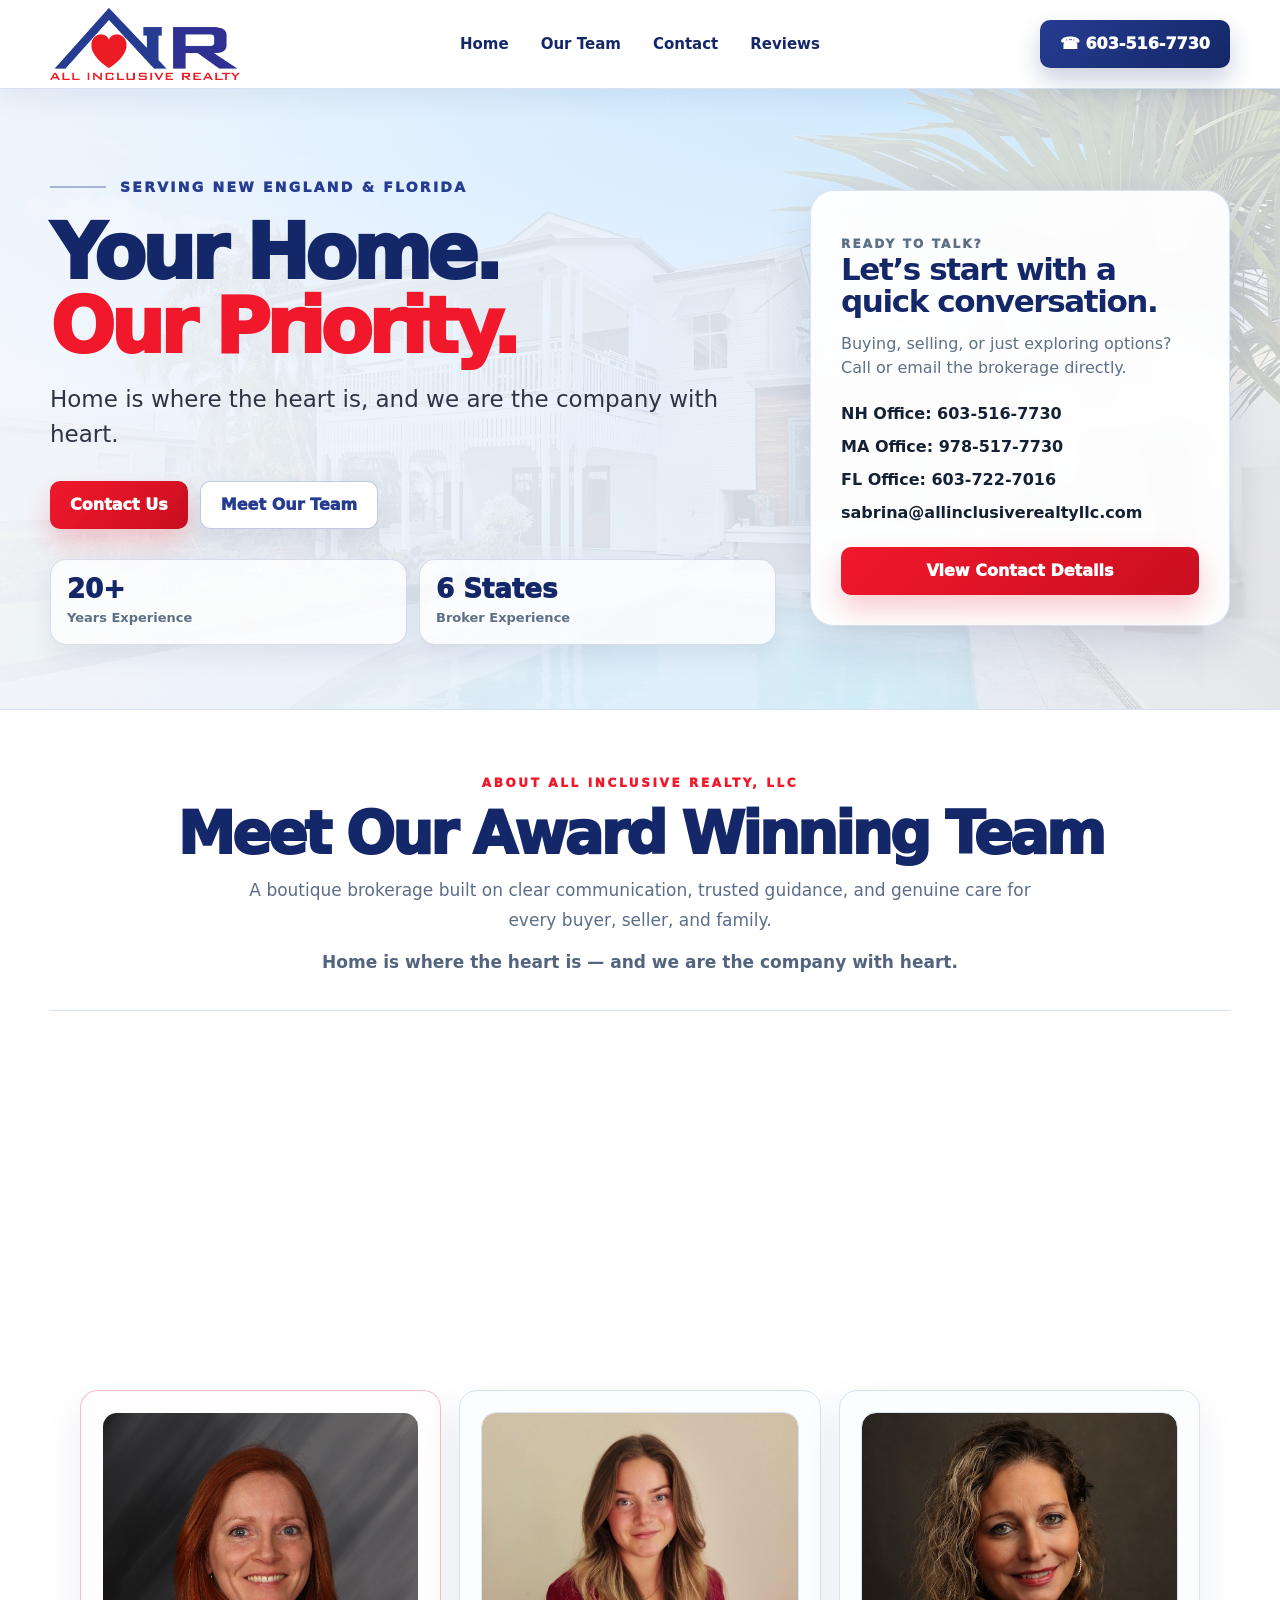
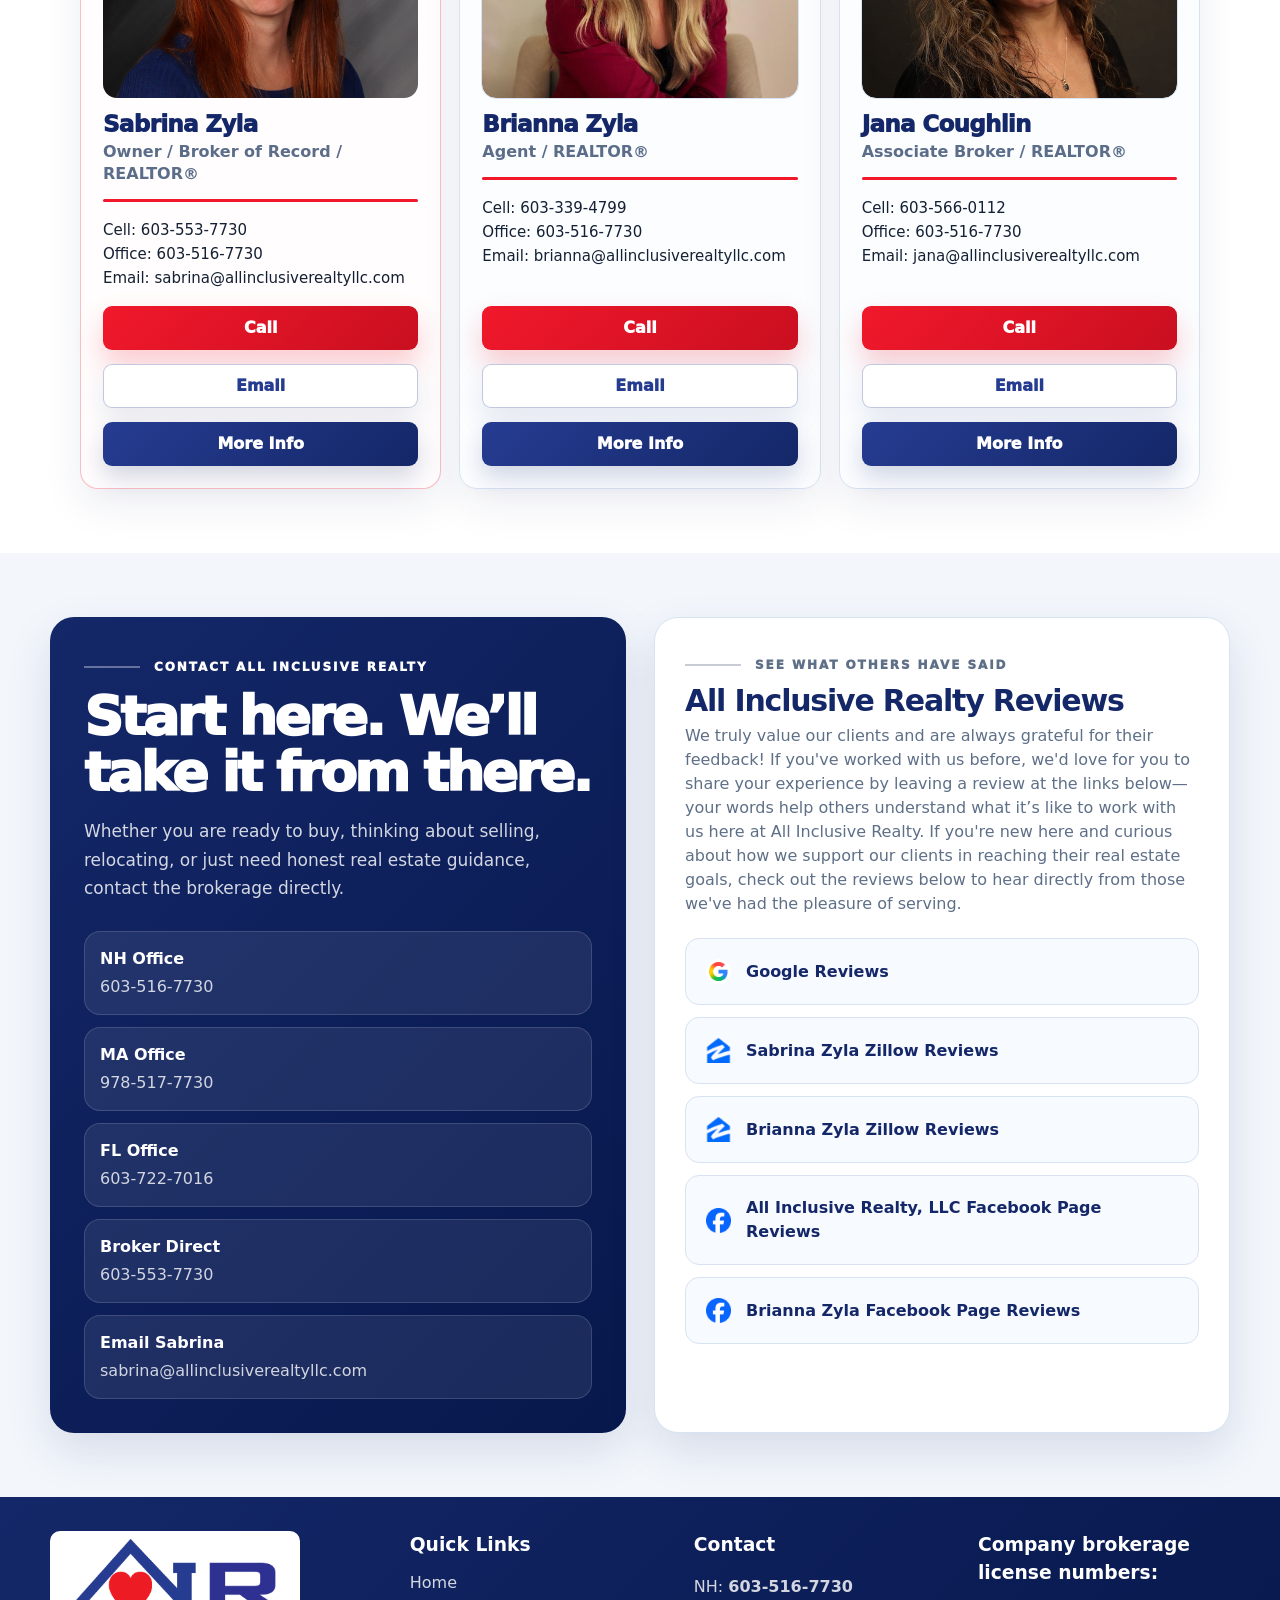
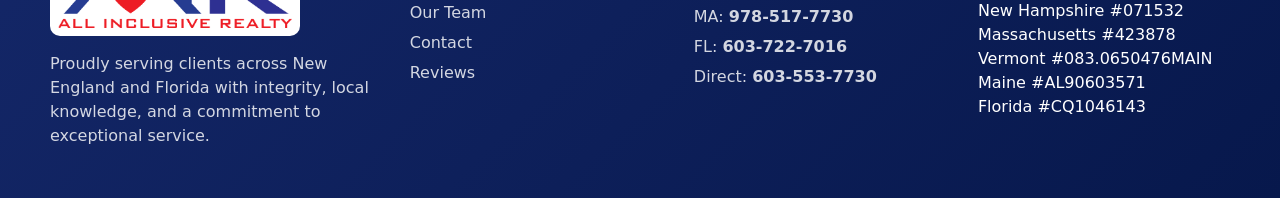
<file: index.html>
<!DOCTYPE html>
<html lang="en">
<head>
  <meta charset="UTF-8" />
  <meta name="viewport" content="width=device-width, initial-scale=1.0" />

  <title>All Inclusive Realty, LLC | New England & Florida Real Estate</title>
  <meta name="description" content="All Inclusive Realty, LLC is a boutique, service-first real estate brokerage serving clients across New England and Florida." />

  <link rel="icon" href="assets/placeholder/logo.svg" sizes="any" type="image/svg+xml">
  <link rel="stylesheet" href="style.css" />
  <script src="script.js" defer></script>
</head>

<body>
  <header class="site-header">
    <div class="container nav">
      <a class="brand" href="#" aria-label="All Inclusive Realty, LLC home">
        <img src="assets/all-inclusive-realty-logo.png" alt="All Inclusive Realty, LLC" />
      </a>

      <nav class="links" aria-label="Main navigation">
        <a href="#">Home</a>
        <a href="#team">Our Team</a>
        <a href="#contact">Contact</a>
        <a href="#client_reviews">Reviews</a>
      </nav>

      <a class="phone-btn" href="tel:+16035167730">☎ 603-516-7730</a>
    </div>
  </header>

  <main>
    <section class="hero" id="home">
      <div class="container hero-grid">
        <div class="hero-copy">
          <p class="eyebrow">Serving New England & Florida</p>
          <h1>Your Home. <span><br>Our Priority.</span></h1>
          <p class="subtitle">
            Home is where the heart is, and we are the company with heart.
          </p>

          <div class="hero-actions">
            <a class="btn primary" href="#contact">Contact Us</a>
            <a class="btn secondary" href="#team">Meet Our Team</a>
          </div>

          <div class="trust-row" aria-label="Highlights">
            <div>
              <strong>20+</strong>
              <span>Years Experience</span>
            </div>
            <div>
              <strong>6 States</strong>
              <span>Broker Experience</span>
            </div>
          </div>
        </div>

        <aside class="hero-card" aria-label="Contact card">
          <p class="card-kicker">Ready to talk?</p>
          <h2>Let’s start with a quick conversation.</h2>
          <p>
            Buying, selling, or just exploring options? Call or email the brokerage directly.
          </p>
          <div class="mini-contact">
            <a href="tel:+16035167730">NH Office: 603-516-7730</a>
            <a href="tel:+19785177730">MA Office: 978-517-7730</a>
            <a href="tel:+16037227016">FL Office: 603-722-7016</a>
            <a href="mailto:sabrina@allinclusiverealtyllc.com">sabrina@allinclusiverealtyllc.com</a>
          </div>
          <a class="btn primary full" href="#contact">View Contact Details</a>
        </aside>
      </div>
    </section>

    <section class="section team-section" id="team" aria-labelledby="team-title">
      <div class="container">
        <div class="about-hero">
          <div class="mini">About All Inclusive Realty, LLC</div>
          <h2 id="team-title">Meet Our Award Winning Team</h2>
          <p>
            A boutique brokerage built on clear communication, trusted guidance, and genuine care
            for every buyer, seller, and family.
          </p>
          <p><strong>Home is where the heart is — and we are the company with heart.</strong></p>
        </div>

        <div class="air-video-container">
          <iframe
            class="air-video"
            height="315"
            src="https://www.youtube.com/embed/39dXZgwEvIY"
            title="All Inclusive Realty LLC Video"
            frameborder="0"
            allow="accelerometer; autoplay; clipboard-write; encrypted-media; gyroscope; picture-in-picture; web-share"
            referrerpolicy="strict-origin-when-cross-origin"
            allowfullscreen
          ></iframe>
        </div>

        <div class="agent-grid team-grid">
          <article class="agent-card owner-card" id="sabrina">
            <img class="owner-card-photo" src="assets/sabrina-zyla-owner.png" alt="Sabrina Zyla, owner and broker of record" />
            <div>
              <h3>Sabrina Zyla</h3>
              <div class="agent-role">Owner / Broker of Record / REALTOR®</div>
            </div>
            <div class="agent-line"></div>
            <div class="agent-contact">
              <span>Cell: 603-553-7730</span>
              <span>Office: 603-516-7730</span>
              <span>Email: sabrina@allinclusiverealtyllc.com</span>
            </div>
            <!--
            <div class="license-list compact-licenses" aria-label="Sabrina Zyla broker licenses">
              <strong>Broker Licenses</strong>
              <span>NH #053461 · MA #9551541</span>
              <span>VT #081.0134172 · ME #DB925821</span>
              <span>CT #REB.0795398 · FL #BK3622634</span>
            </div>
            -->
            <a class="agent-card-btn btn primary" href="tel:+16035537730">Call</a>
            <a class="agent-card-btn btn secondary" href="mailto:sabrina@allinclusiverealtyllc.com">Email</a>
            <a class="agent-card-btn more-btn" href="#about-sabrina">More Info</a>
          </article>

          <article class="agent-card" id="brianna">
            <img class="owner-card-photo" src="assets/brianna-zyla-cropped.jpg" alt="Brianna Zyla" style="outline: solid 1px var(--line);" />
            <!-- <div class="agent-top"> -->
              <!-- <div class="agent-avatar" aria-hidden="true">BZ</div> -->
              <div>
                <h3>Brianna Zyla</h3>
                <div class="agent-role">Agent / REALTOR®</div>
              </div>
            <!-- </div> -->
            <div class="agent-line"></div>
            <div class="agent-contact">
              <span>Cell: 603-339-4799</span>
              <span>Office: 603-516-7730</span>
              <span>Email: brianna@allinclusiverealtyllc.com</span>
            </div>
            <!-- <div class="agent-blurb">
              Licensed since 2018, Brianna brings business, finance, marketing, and management knowledge
              to help clients buy, sell, and invest with confidence.
            </div> -->
            <a class="agent-card-btn btn primary" href="tel:+16033394799">Call</a>
            <a class="agent-card-btn btn secondary" href="mailto:brianna@allinclusiverealtyllc.com">Email</a>
            <a class="agent-card-btn more-btn" href="#about-brianna">More Info</a>
          </article>

          <article class="agent-card" id="jana">
            <!-- <div class="agent-top"> -->
              <img class="owner-card-photo" src="assets/jana-coughlin-cropped.jpg" alt="Jana Coughlin" style="outline: solid 1px var(--line);" />
              <div>
                <h3>Jana Coughlin</h3>
                <div class="agent-role">Associate Broker / REALTOR®</div>
              </div>
            <!-- </div> -->
            <div class="agent-line"></div>
            <div class="agent-contact">
              <span>Cell: 603-566-0112</span>
              <span>Office: 603-516-7730</span>
              <span>Email: jana@allinclusiverealtyllc.com</span>
            </div>
            <!-- <div class="agent-blurb">
              Jana combines strong communication, legal insight, negotiation expertise, and a multilingual
              global perspective for clients.
            </div> -->
            <a class="agent-card-btn btn primary" href="tel:+16035660112">Call</a>
            <a class="agent-card-btn btn secondary" href="mailto:jana@allinclusiverealtyllc.com">Email</a>
            <a class="agent-card-btn more-btn" href="#about-jana">More Info</a>
          </article>

        </div>
      </div>
    </section>

    <section class="section contact-section" aria-labelledby="contact-title">
      <div class="container contact-layout">
        <div id="contact" class="contact-copy">
          <p class="eyebrow small">Contact All Inclusive Realty</p>
          <h2 id="contact-title">Start here. We’ll take it from there.</h2>
          <p>
            Whether you are ready to buy, thinking about selling, relocating, or just need honest real estate guidance,
            contact the brokerage directly.
          </p>

          <div class="contact-methods">
            <a href="tel:+16035167730"><strong>NH Office</strong><span>603-516-7730</span></a>
            <a href="tel:+19785177730"><strong>MA Office</strong><span>978-517-7730</span></a>
            <a href="tel:+16037227016"><strong>FL Office</strong><span>603-722-7016</span></a>
            <a href="tel:+16035537730"><strong>Broker Direct</strong><span>603-553-7730</span></a>
            <a href="mailto:sabrina@allinclusiverealtyllc.com">
              <strong>Email Sabrina</strong>
              <span>sabrina@allinclusiverealtyllc.com</span>
            </a>
          </div>
        </div>

        <div id="client_reviews" class="client-reviews">
          <p class="eyebrow small">See what others have said</p>
          <h3>All Inclusive Realty Reviews</h3>
          <p>We truly value our clients and are always grateful for their feedback! If you've worked with us before, we'd love for you to share your experience by leaving a review at the links below—your words help others understand what it’s like to work with us here at All Inclusive Realty. If you're new here and curious about how we support our clients in reaching their real estate goals, check out the reviews below to hear directly from those we've had the pleasure of serving.</p>
          <div class="client-reviews-grid">
            <a href="https://www.google.com/search?client=safari&sca_esv=a55453b1a2e256c7&hl=en-us&sxsrf=AE3TifOxTDecPqbAMBVUrft8-D6XKEg-NA:1749072442051&si=AMgyJEtREmoPL4P1I5IDCfuA8gybfVI2d5Uj7QMwYCZHKDZ-E-WHWC8ELou0XptKmRpaWaEFDS77gW7kXF8t-afnaN6hiy1qRqFDXbXzU66V6rQ9kQJs2atPZAizpi5cblqmKQG9sHp32aaJpu1osMfJjbi5SIeT9A%3D%3D&q=All+Inclusive+Realty+LLC+Reviews&sa=X&ved=2ahUKEwju8ODM2tiNAxVJFFkFHRjdEYQQ0bkNegQIPxAE&biw=1129&bih=742&dpr=2" target="_blank" rel="noopener">
              <div><img src="assets/icons/google-favicon.png" alt="Google icon"><strong>Google Reviews</strong><span></span></div>
            </a>
            <a href="https://www.zillow.com/profile/Sabrina%20Zyla#reviews" target="_blank" rel="noopener">
              <div><img src="assets/icons/zillow-favicon.png" alt="Zillow icon"><strong>Sabrina Zyla Zillow Reviews</strong><span></span></div>
            </a>
            <a href="https://www.zillow.com/profile/bzylarealtor#reviews" target="_blank" rel="noopener">
              <div><img src="assets/icons/zillow-favicon.png" alt="Zillow icon"><strong>Brianna Zyla Zillow Reviews</strong><span></span></div>
            </a>
            <a href="https://www.facebook.com/SabrinaZylaRealEstate/reviews" target="_blank" rel="noopener">
              <div><img src="assets/icons/facebook-favicon.png" alt="Facebook icon"><strong>All Inclusive Realty, LLC Facebook Page Reviews</strong><span></span></div>
            </a>
            <a href="https://www.facebook.com/Briannazylarealtor/reviews" target="_blank" rel="noopener">
              <div><img src="assets/icons/facebook-favicon.png" alt="Facebook icon"><strong>Brianna Zyla Facebook Page Reviews</strong><span></span></div>
            </a>
          </div>
        </div>
      </div>
    </section>
  </main>

  <div class="modal" id="agent-modal" role="dialog" aria-modal="true" aria-hidden="true" aria-labelledby="agent-modal-title">
    <div class="modal-card bio-card">
      <a class="close" aria-label="Close" href="#team">×</a>
      <div class="bio-head" id="agent-modal-head"></div>
      <div class="bio-text" id="agent-modal-content"></div>
    </div>
  </div>

  <footer class="footer">
    <div class="container footer-grid">
      <div>
        <img class="footer-logo" src="assets/all-inclusive-realty-logo.png" alt="All Inclusive Realty, LLC" />
        <p>
          Proudly serving clients across New England and Florida with integrity, local knowledge,
          and a commitment to exceptional service.
        </p>
      </div>

      <div>
        <h3>Quick Links</h3>
        <a href="#">Home</a>
        <a href="#team">Our Team</a>
        <a href="#contact">Contact</a>
        <a href="#client_reviews">Reviews</a>
      </div>

      <div>
        <h3>Contact</h3>
        <p>
          <a href="tel:+16035167730">NH: <strong>603-516-7730</strong></a>
          <a href="tel:+19785177730">MA: <strong>978-517-7730</strong></a>
          <a href="tel:+16037227016">FL: <strong>603-722-7016</strong></a>
          <a href="tel:+16035537730">Direct: <strong>603-553-7730</strong></a>
        </p>
      </div>

      <div>
        <h3>Company brokerage license numbers:</h3>
        <div>New Hampshire #071532</div><!-- NH -->
        <div>Massachusetts #423878</div><!-- MA -->
        <div>Vermont #083.0650476MAIN</div><!-- VT -->
        <div>Maine #AL90603571</div><!-- ME -->
        <div>Florida #CQ1046143</div><!-- FL -->
      </div>
    </div>
  </footer>
</body>
</html>
</file>
<file: style.css>
:root {
  --navy: #263c91;
  --navy-dark: #142768;
  --red: #f1182b;
  --red-dark: #c90f20;
  --ink: #142033;
  --muted: #5e6f88;
  --bg: #f3f7fc;
  --soft-blue: #eaf4ff;
  --paper: #ffffff;
  --line: #d7e3f2;
  --shadow: 0 18px 45px rgba(20, 39, 104, .13);
  --radius: 18px;
  --leading-line-color: var(--navy);
}

* {
  box-sizing: border-box;
}

html {
  scroll-behavior: smooth;
  scroll-padding-top: 100px;
}

body {
  margin: 0;
  font-family: Inter, ui-sans-serif, system-ui, -apple-system, BlinkMacSystemFont, "Segoe UI", sans-serif;
  background: var(--bg);
  color: var(--ink);
  line-height: 1.5;
}

a {
  color: inherit;
  text-decoration: none;
}

.container {
  width: min(1180px, calc(100% - 32px));
  margin: 0 auto;
}

/* =========================================================
   HEADER
   ========================================================= */

.site-header {
  background: rgba(255, 255, 255, .95);
  border-bottom: 1px solid var(--line);
  box-shadow: 0 8px 28px rgba(20, 39, 104, .08);
  position: sticky;
  top: 0;
  z-index: 20;
  backdrop-filter: blur(12px);
  -webkit-backdrop-filter: blur(12px);
}

.nav {
  min-height: 88px;
  display: flex;
  align-items: center;
  justify-content: space-between;
  gap: 28px;
}

.brand {
  display: inline-flex;
  align-items: center;
}

.brand img {
  display: block;
  width: 190px;
  height: auto;
}

.links {
  display: flex;
  align-items: center;
  gap: 32px;
  font-weight: 800;
  color: var(--navy-dark);
  font-size: 15px;
  white-space: nowrap;
}

.phone-btn,
.btn {
  border: 0;
  border-radius: 10px;
  min-height: 48px;
  padding: 0 20px;
  display: inline-flex;
  align-items: center;
  justify-content: center;
  gap: 9px;
  font-weight: 950;
  cursor: pointer;
  transition: transform .18s ease, box-shadow .18s ease, filter .18s ease;
}

.phone-btn {
  background: linear-gradient(135deg, var(--navy), var(--navy-dark));
  color: white;
  box-shadow: 0 12px 24px rgba(20, 39, 104, .22);
}

.btn:hover,
.phone-btn:hover,
.agent-card-btn:hover {
  transform: translateY(-2px);
  filter: brightness(1.03);
}

.btn.primary {
  background: linear-gradient(135deg, var(--red), var(--red-dark));
  color: #ffffff;
  box-shadow: 0 14px 28px rgba(241, 24, 43, .22);
}

.btn.secondary {
  background: #ffffff;
  color: var(--navy);
  border: 1px solid rgba(38, 60, 145, .28);
  box-shadow: 0 12px 28px rgba(20, 39, 104, .10);
}

.btn.full {
  width: 100%;
}

/* =========================================================
   HERO
   ========================================================= */

.hero {
  position: relative;
  overflow: hidden;
  padding: 82px 0 64px;
  background:
    linear-gradient(90deg, rgba(243, 247, 252, .97), rgba(234, 244, 255, .90), rgba(243, 247, 252, .78)),
    url('assets/photo-1564013799919-ab600027ffc6-auto=format&fit=crop&w=1800&q=80.jpg');
  background-size: cover;
  background-position: center right;
  border-bottom: 1px solid var(--line);
}

.hero-grid {
  display: grid;
  grid-template-columns: minmax(0, 1.1fr) 420px;
  gap: 34px;
  align-items: center;
}

.hero-copy {
  text-align: left;
}

.eyebrow {
  display: inline-flex;
  align-items: center;
  gap: 14px;
  color: var(--navy);
  font-size: 14px;
  font-weight: 950;
  text-transform: uppercase;
  letter-spacing: .16em;
  margin: 0 0 18px;
}

.eyebrow::before {
  content: "";
  width: 56px;
  height: 2px;
  opacity: 0.35;
  background: var(--leading-line-color);
}

.eyebrow.small {
  font-size: 12px;
  margin-bottom: 12px;
}

h1 {
  margin: 0;
  color: var(--navy-dark);
  font-size: clamp(44px, 6vw, 76px);
  line-height: .98;
  letter-spacing: -.06em;
  font-weight: 950;
}

h1 span {
  color: var(--red);
}

.subtitle {
  max-width: 720px;
  margin: 18px 0 0;
  color: #2d3445;
  font-size: clamp(18px, 2vw, 23px);
}

.hero-actions {
  display: flex;
  flex-wrap: wrap;
  gap: 12px;
  margin-top: 30px;
}

.trust-row {
  display: grid;
  grid-template-columns: repeat(2, minmax(0, 1fr));
  gap: 12px;
  margin-top: 30px;
  max-width: 760px;
}

.trust-row div {
  background: rgba(255, 255, 255, .76);
  border: 1px solid rgba(38, 60, 145, .16);
  border-radius: 16px;
  padding: 16px;
  box-shadow: 0 10px 24px rgba(20, 39, 104, .08);
}

.trust-row strong {
  display: block;
  color: var(--navy-dark);
  font-size: 26px;
  line-height: 1;
  font-weight: 950;
}

.trust-row span {
  display: block;
  margin-top: 6px;
  color: var(--muted);
  font-size: 13px;
  font-weight: 850;
}

.hero-card {
  background: rgba(255, 255, 255, .93);
  border: 1px solid rgba(215, 227, 242, .95);
  border-radius: 24px;
  padding: 30px;
  box-shadow: var(--shadow);
  backdrop-filter: blur(10px);
  -webkit-backdrop-filter: blur(10px);
}

.card-kicker {
  margin: 0 0 8px;
  color: var(--red);
  text-transform: uppercase;
  letter-spacing: .18em;
  font-size: 12px;
  font-weight: 950;
}

.hero-card h2 {
  margin: 0;
  color: var(--navy-dark);
  font-size: 31px;
  line-height: 1.05;
  letter-spacing: -.045em;
}

.hero-card p {
  color: var(--muted);
  margin: 14px 0 0;
}

.mini-contact {
  display: grid;
  gap: 9px;
  margin: 22px 0;
}

.mini-contact a,
.mini-contact span {
  display: block;
  color: var(--ink);
  font-weight: 850;
}

.section {
  padding: 64px 0;
}

.contact-copy h2 {
  margin: 0;
  color: var(--navy-dark);
  font-size: clamp(34px, 4.8vw, 54px);
  line-height: 1.02;
  letter-spacing: -.055em;
  font-weight: 950;
}

/* =========================================================
   CONTACT
   ========================================================= */

.team-section {
  background: #ffffff;
}

.team-grid {
  max-width: 1120px;
  grid-template-columns: repeat(3, minmax(0, 1fr));
  margin: 0 auto;
  align-items: stretch;
}

.contact-section {
  padding-top: 64px;
}

.contact-layout {
  display: grid;
  grid-template-columns: repeat(2, minmax(0, 1fr));
  gap: 28px;
  align-items: start;
}

.contact-copy {
  background: linear-gradient(135deg, var(--navy-dark), #07184c);
  color: #ffffff;
  border-radius: 24px;
  padding: 34px;
  box-shadow: var(--shadow);
  --leading-line-color: white;
}

.contact-copy .eyebrow,
.contact-copy h2 {
  color: #ffffff;
}

.contact-copy p {
  color: rgba(255, 255, 255, .82);
  font-size: 17px;
  line-height: 1.7;
}

.contact-methods {
  display: grid;
  gap: 12px;
  margin-top: 28px;
}

.contact-methods a {
  display: grid;
  gap: 4px;
  background: rgba(255, 255, 255, .08);
  border: 1px solid rgba(255, 255, 255, .14);
  border-radius: 16px;
  padding: 15px;
}

.contact-methods strong {
  color: #ffffff;
}

.contact-methods span {
  color: rgba(255, 255, 255, .80);
}

.client-reviews {
  background: #ffffff;
  border: 1px solid var(--line);
  border-radius: 24px;
  padding: 30px;
  box-shadow: var(--shadow);
  height: 100%;
  --leading-line-color: var(--muted);
}

.client-reviews h3 {
  margin: 0;
  color: var(--navy-dark);
  font-size: 30px;
  line-height: 1;
  letter-spacing: -.04em;
}

.client-reviews > p {
  margin: 8px 0 4px;
  color: var(--muted);
}

.client-reviews-grid {
  display: grid;
  grid-template-columns: 1fr;
  gap: 12px;
  margin-top: 22px;
}

.client-reviews-grid div {
  display: flex;
  gap: 15px;
  align-items: center;
  border: 1px solid var(--line);
  border-radius: 14px;
  padding: 20px;
  background: #f7faff;
}

.client-reviews-grid strong {
  color: var(--navy-dark);
}

.client-reviews-grid span {
  color: var(--muted);
  font-weight: 950;
}

.client-reviews-grid img {
  --img-size: 25px;
  width: var(--img-size);
  height: var(--img-size);
}

/* =========================================================
   MODALS
   ========================================================= */

.modal {
  position: fixed;
  inset: 0;
  display: none;
  align-items: center;
  justify-content: center;
  padding: 40px 32px;
  background: rgba(20, 32, 51, 0.74);
  backdrop-filter: blur(8px);
  -webkit-backdrop-filter: blur(8px);
  z-index: 1000;
}

.modal.is-open {
  display: flex;
}

body.modal-open {
  overflow: hidden;
}

.modal-card {
  background: #ffffff;
  color: var(--ink);
  border-radius: 18px;
  box-shadow: 0 28px 90px rgba(0, 0, 0, 0.28);
  position: relative;
  animation: pop 0.18s ease-out;
}

@keyframes pop {
  from {
    opacity: 0;
    transform: translateY(10px) scale(0.96);
  }

  to {
    opacity: 1;
    transform: translateY(0) scale(1);
  }
}

.close {
  position: sticky;
  top: 0;
  float: right;
  color: #53647f;
  font-size: 31px;
  line-height: 1;
  text-decoration: none;
  z-index: 5;
  font-weight: 400;
}

.about-hero {
  text-align: center;
  padding: 0 24px 32px;
  border-bottom: 1px solid #d7e3f2;
  margin-bottom: 32px;
}

.about-hero .mini {
  color: var(--red);
  text-transform: uppercase;
  letter-spacing: 0.22em;
  font-weight: 950;
  font-size: 12px;
  margin-bottom: 13px;
}

.about-hero h2 {
  margin: 0;
  font-size: clamp(40px, 5vw, 58px);
  line-height: 1;
  letter-spacing: -0.055em;
  color: var(--navy-dark);
  text-align: center;
  font-weight: 950;
}

.about-hero h2 span {
  color: var(--red);
}

.about-hero p {
  max-width: 820px;
  margin: 13px auto 0;
  color: #5b6d89;
  font-size: 17px;
  line-height: 1.75;
  text-align: center;
}

.about-hero p strong {
  color: #53647f;
  font-weight: 900;
}

.air-video-container {
  display: flex;
  justify-content: center;
  margin-bottom: 32px;
  /* Commented divider */
  /* padding-bottom: 32px;
  border-bottom: 1px solid #d7e3f2; */
}

.air-video {
  width: 560px;
  max-width: 560px;
  /* Commented border around video */
  /* padding: 22px;
  border: 1px solid #d7e3f2;
  border-radius: 18px; */
}

.agent-grid {
  display: grid;
  grid-template-columns: repeat(3, minmax(0, 1fr));
  gap: 18px;
}

.agent-card {
  background: #fbfdff;
  border: 1px solid #d7e3f2;
  border-radius: 18px;
  padding: 22px;
  box-shadow: 0 16px 40px rgba(20, 39, 104, 0.08);
  display: grid;
  grid-template-rows: auto auto auto 1fr auto;
  gap: 14px;
  min-height: 585px;
}

.owner-card {
  border-color: rgba(241, 24, 43, .28);
  background: #fffdfd;
}

.owner-card-photo {
  width: 100%;
  height: 285px;
  border-radius: 14px;
  object-fit: cover;
  object-position: center 24%;
}

.compact-licenses {
  gap: 3px;
  font-size: 12px;
}

.license-list {
  display: grid;
  gap: 5px;
  color: var(--muted);
  font-size: 13px;
  line-height: 1.35;
}

.license-list strong {
  color: var(--navy-dark);
  font-size: 14px;
}

.bio-license-list {
  grid-template-columns: repeat(2, minmax(0, 1fr));
  padding: 16px;
  border: 1px solid var(--line);
  border-radius: 14px;
  background: #f7faff;
}

.bio-license-list strong {
  grid-column: 1 / -1;
}

.agent-top {
  display: flex;
  gap: 16px;
  align-items: center;
  min-width: 0;
}

.agent-avatar {
  width: 96px;
  height: 96px;
  min-width: 96px;
  flex: 0 0 96px;
  border-radius: 50%;
  display: grid;
  place-items: center;
  object-fit: cover;
  object-position: center;
  background:
    radial-gradient(circle at 30% 25%, rgba(255,255,255,.95), rgba(255,255,255,.25) 42%, transparent 44%),
    linear-gradient(135deg, #f6f9ff, #eef3ff);
  color: var(--navy-dark);
  border: 4px solid #ffffff;
  box-shadow: 0 12px 26px rgba(20, 39, 104, 0.14);
  font-weight: 950;
  letter-spacing: -.04em;
}

img.agent-avatar {
  object-position: center 28%;
}

.agent-avatar.large {
  width: 112px;
  height: 112px;
  min-width: 112px;
  flex: 0 0 112px;
  font-size: 24px;
}

.agent-card h3 {
  margin: 0;
  color: var(--navy-dark);
  font-size: 23px;
  line-height: 1.05;
  letter-spacing: -0.03em;
  font-weight: 950;
}

.agent-role {
  color: #5b6d89;
  font-weight: 900;
  margin-top: 5px;
  line-height: 1.35;
}

.agent-line {
  width: 100%;
  height: 3px;
  background: var(--red);
  border-radius: 99px;
}

.agent-contact a,
.agent-contact span
{
  display: block;
  color: var(--ink);
  margin: 4px 0;
  font-size: 15px;
  text-decoration: none;
  line-height: 1.35;
}

.agent-blurb {
  color: #5b6d89;
  font-size: 14px;
  line-height: 1.5;
  min-height: 72px;
}

.agent-card-btn {
  min-height: 44px;
  border-radius: 9px;
  border: 0;
  color: #ffffff;
  font-weight: 950;
  display: inline-flex;
  align-items: center;
  justify-content: center;
  box-shadow: 0 12px 24px rgba(20, 39, 104, 0.18);
  text-decoration: none;
  width: 100%;
  transition: transform .18s ease, filter .18s ease;
}

.more-btn {
  background: linear-gradient(135deg, var(--navy), var(--navy-dark));
}

/* Bio modals */
.bio-card {
  width: min(820px, calc(100vw - 34px));
  max-height: 88vh;
  overflow: auto;
  padding: 28px;
  scrollbar-width: none;
}

.bio-head {
  display: flex;
  gap: 18px;
  align-items: center;
  margin-bottom: 18px;
  padding-right: 30px;
}

.bio-head h2 {
  text-align: left;
  margin: 0;
  color: var(--navy-dark);
  font-size: 34px;
  letter-spacing: -.04em;
}

.bio-head p {
  text-align: left;
  margin: 5px 0 0;
  color: var(--muted);
}

.bio-text p {
  text-align: left;
  max-width: none;
  line-height: 1.7;
  color: var(--muted);
}

.agent-modal-links > a {
  color: blue;
}

.credential-groups {
  display: grid;
  gap: 7px;
  margin: 16px 0;
}

.credential-group {
  display: grid;
  grid-template-columns: 116px 1fr;
  align-items: center;
  gap: 10px;
}

.credential-group > strong {
  color: var(--navy);
  font-size: 11px;
  letter-spacing: .06em;
  text-transform: uppercase;
}

.credential-summary {
  color: var(--muted);
  font-size: 13px;
  font-weight: 800;
}

.credential-items {
  display: flex;
  flex-wrap: wrap;
  gap: 5px;
}

.credential-items span {
  padding: 4px 8px;
  border: 1px solid #cdd9ff;
  border-radius: 999px;
  background: #f4f7ff;
  color: var(--navy);
  font-size: 10px;
  font-weight: 950;
  line-height: 1;
}

.contact-strip {
  display: grid;
  grid-template-columns: repeat(auto-fit, minmax(180px, 1fr));
  gap: 10px;
  margin-top: 18px;
}

.contact-strip a {
  min-height: 44px;
  border-radius: 9px;
  border: 1px solid #d7e3f2;
  color: var(--navy);
  font-weight: 950;
  display: flex;
  align-items: center;
  justify-content: center;
  background: #ffffff;
  text-decoration: none;
}

/* =========================================================
   FOOTER
   ========================================================= */

.footer {
  background: linear-gradient(135deg, var(--navy-dark), #07184c);
  color: white;
  padding: 34px 0;
}

.footer-grid {
  display: grid;
  grid-template-columns: 1.3fr 1fr 1fr 1fr;
  gap: 32px;
}

.footer-logo {
  display: block;
  width: min(250px, 100%);
  height: auto;
  margin-bottom: 12px;
  padding: 8px;
  border-radius: 10px;
  background: #ffffff;
}

.footer h3 {
  margin: 0 0 12px;
}

.footer p,
.footer a {
  color: rgba(255, 255, 255, .82);
}

.footer a {
  display: block;
  margin: 6px 0;
}

/* =========================================================
   RESPONSIVE
   ========================================================= */

@media (max-width: 980px) {
  .hero-grid,
  .contact-layout {
    grid-template-columns: 1fr;
  }

  .footer-grid {
    grid-template-columns: 1fr 1fr;
  }
}

@media (max-width: 760px) {
  html {
    scroll-padding-top: 150px;
  }

  .links {
    width: 100%;
    order: 3;
    justify-content: center;
    gap: 24px;
    padding-top: 10px;
    border-top: 1px solid var(--line);
  }

  .nav {
    flex-wrap: wrap;
    padding: 12px 0;
    gap: 12px;
  }

  .phone-btn {
    min-height: 44px;
    padding: 0 14px;
  }

  .hero {
    padding: 58px 0 42px;
  }

  .hero-actions,
  .trust-row,
  .contact-strip {
    grid-template-columns: 1fr;
  }

  .trust-row {
    display: grid;
  }

  .hero-actions .btn {
    width: 100%;
  }

  .modal {
    padding: 16px;
  }

  .agent-grid {
    grid-template-columns: 1fr;
  }

  .about-hero {
    padding: 0 6px 24px;
  }

  .about-hero h2 {
    font-size: 36px;
  }

  .agent-top {
    align-items: flex-start;
  }

  .agent-card {
    min-height: 675px;
  }

  .owner-card-photo {
    height: 320px;
    object-position: center 22%;
  }

  .agent-avatar {
    width: 88px;
    height: 88px;
    min-width: 88px;
    flex-basis: 88px;
  }

  .bio-head {
    flex-direction: column;
    align-items: flex-start;
  }

  .footer-grid {
    grid-template-columns: 1fr;
  }
}

@media (max-width: 460px) {
  html {
    scroll-padding-top: 130px;
  }

  .brand img {
    width: 120px;
  }

  h1 {
    font-size: 42px;
  }

  .hero-card,
  .client-reviews,
  .contact-copy {
    padding: 22px;
  }

  .client-reviews-grid,
  .bio-license-list {
    grid-template-columns: 1fr;
  }

  .bio-license-list strong {
    grid-column: auto;
  }

  .credential-group {
    grid-template-columns: 1fr;
    gap: 5px;
  }
}
</file>
